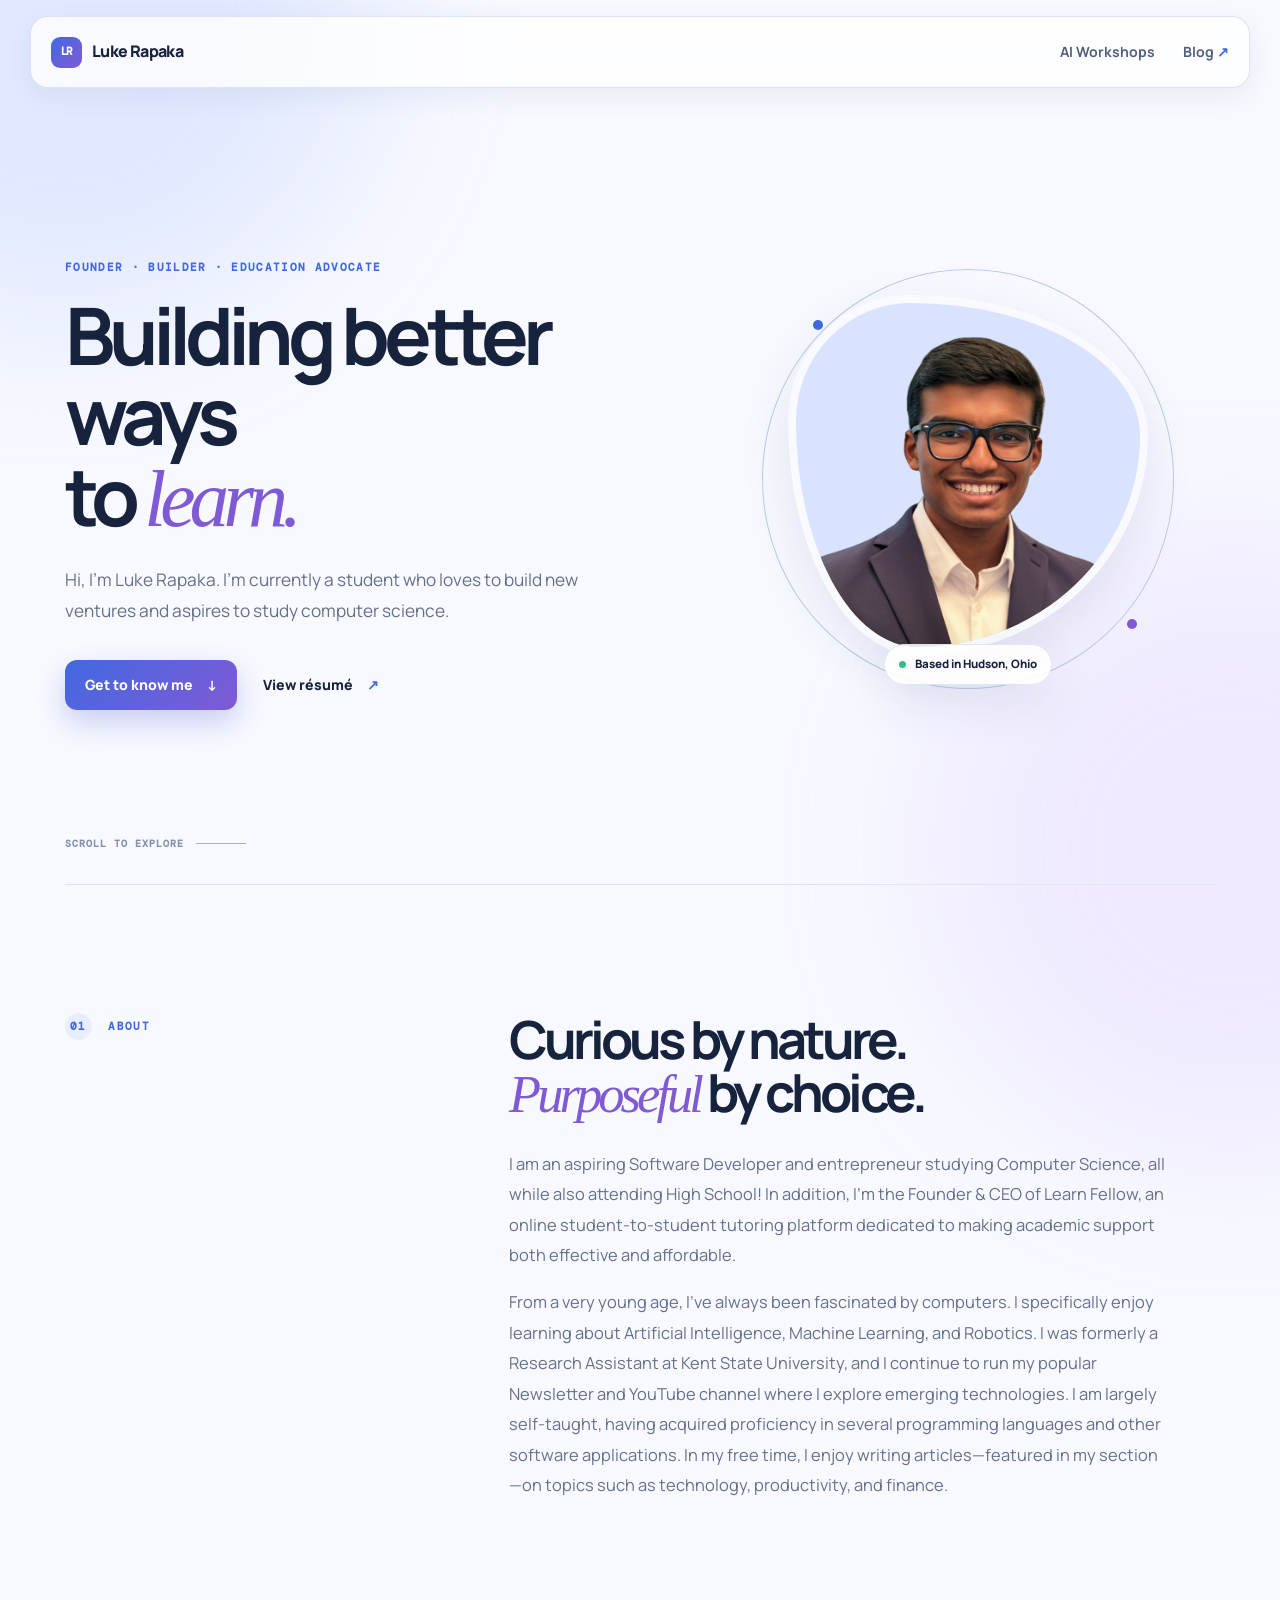
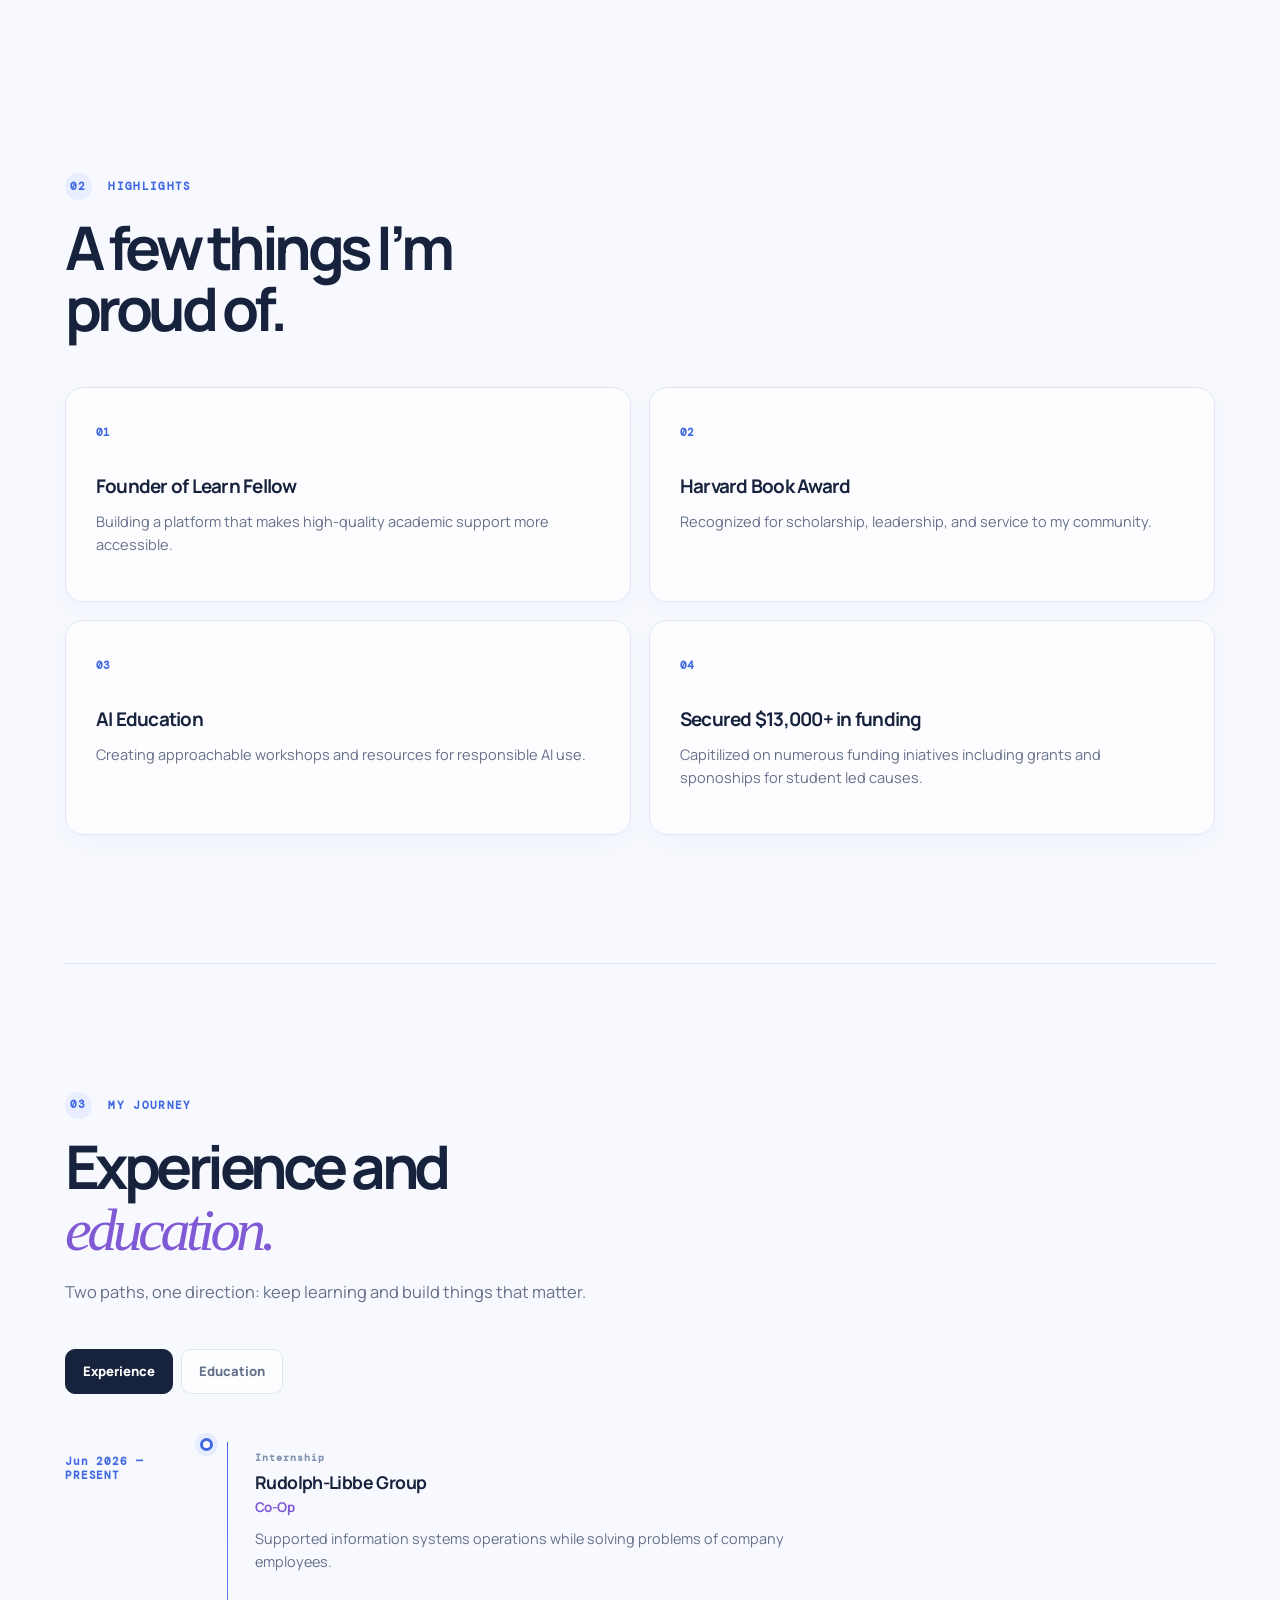
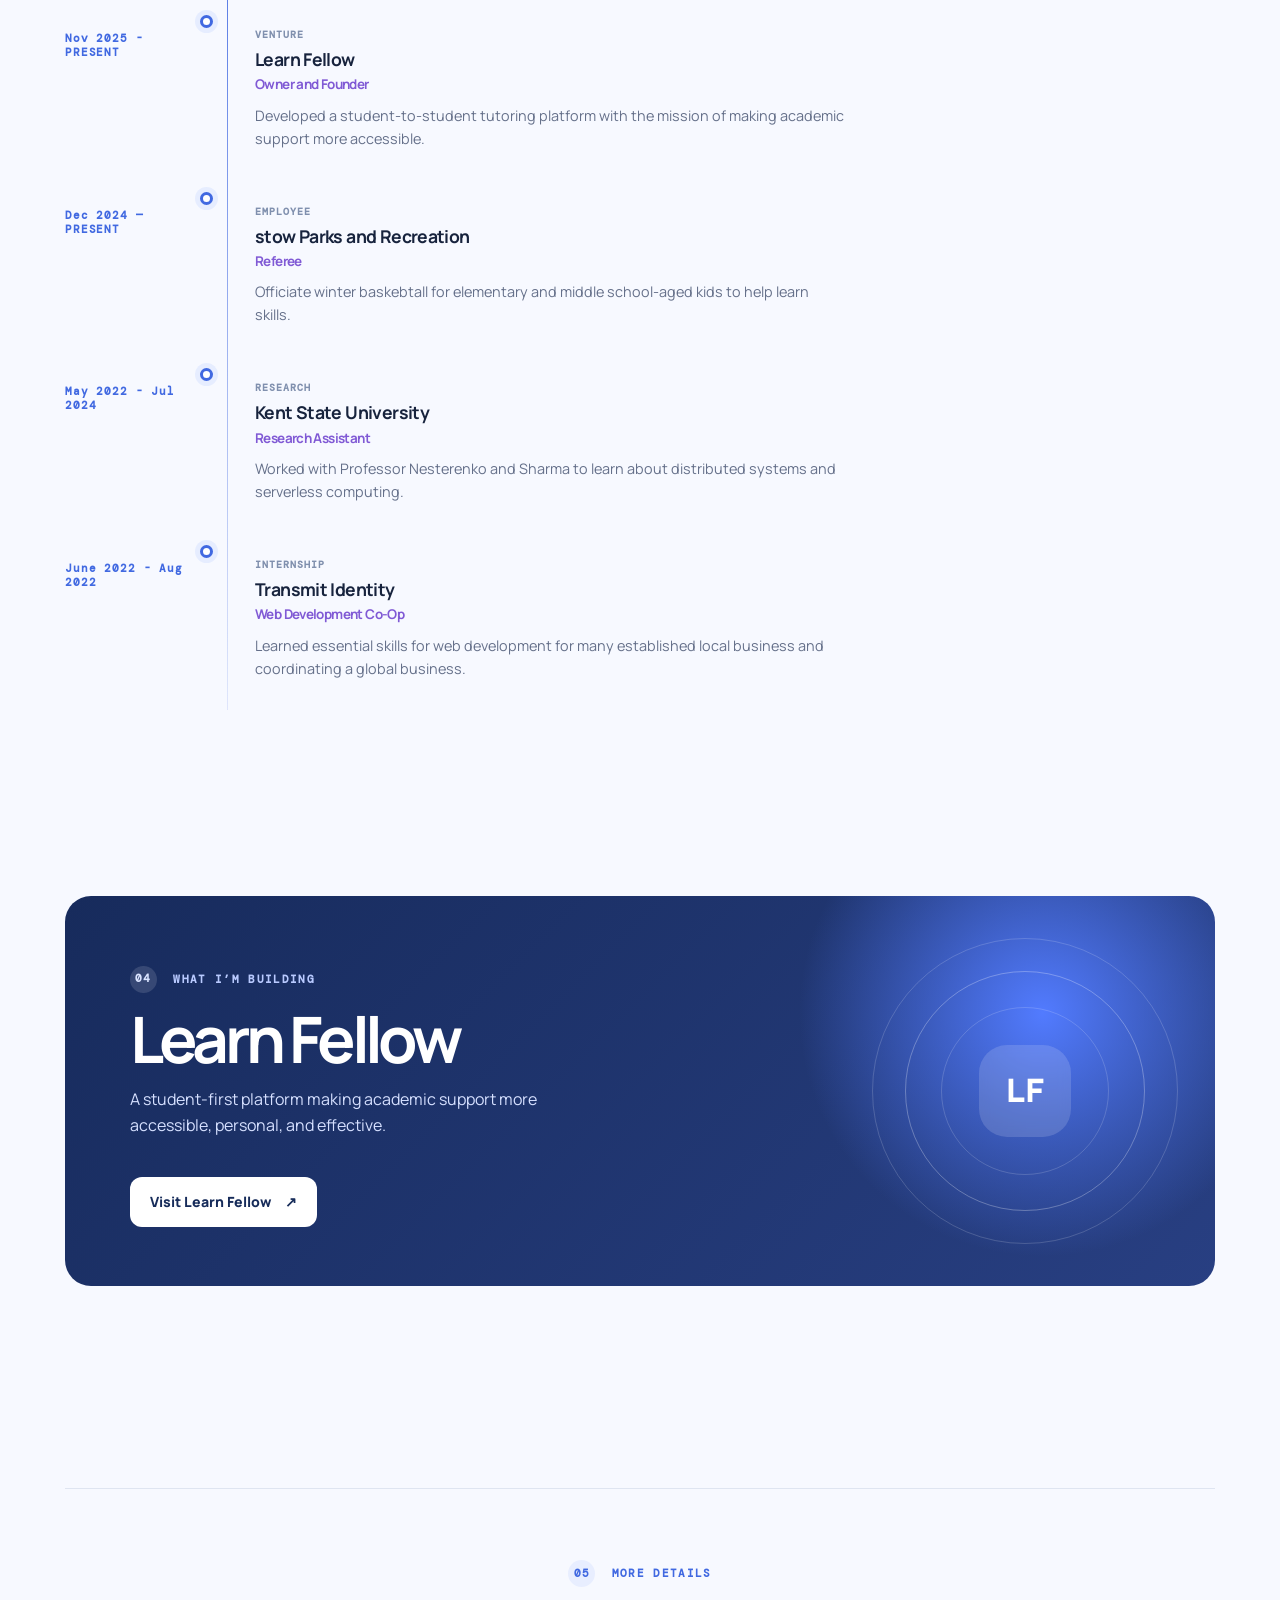
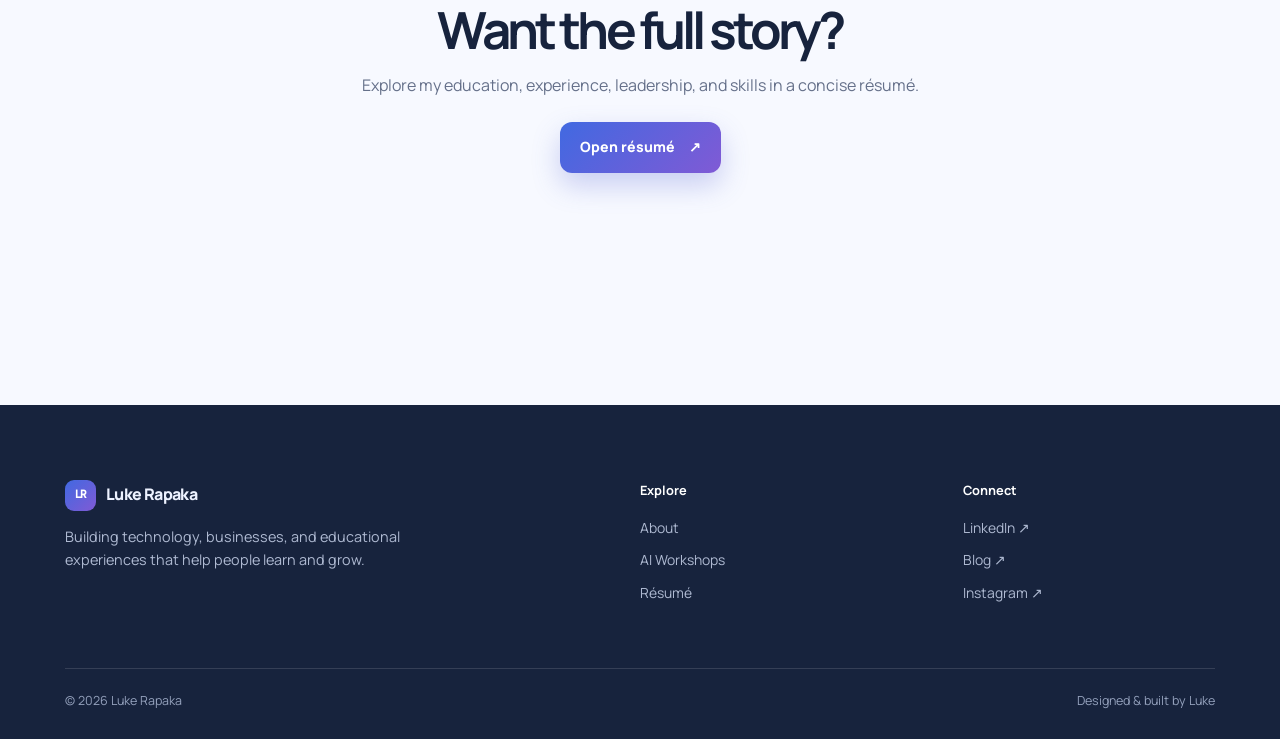
<file: index.html>
<!doctype html>
<html lang="en">

<head>
  <meta charset="utf-8">
  <meta name="viewport" content="width=device-width, initial-scale=1">
  <meta name="description" content="Luke Rapaka — founder, builder, and education advocate.">
  <title>Luke Rapaka</title>
  <link rel="preconnect" href="https://fonts.googleapis.com">
  <link rel="preconnect" href="https://fonts.gstatic.com" crossorigin>
  <link href="https://fonts.googleapis.com/css2?family=DM+Mono&family=Manrope:wght@400;500;600;700;800&display=swap"
    rel="stylesheet">
  <link rel="stylesheet" href="CSS/styles.css">
</head>

<body id="top">
  <div class="page-glow glow-one"></div>
  <div class="page-glow glow-two"></div>
  <header class="site-header">
    <a class="brand" href="#top" aria-label="Luke Rapaka home"><span class="brand-mark">LR</span><span>Luke
        Rapaka</span></a>
    <nav class="desktop-nav" aria-label="Primary navigation">
      <a href="Pages/workshops.html">AI Workshops</a><a href="https://lukearapaka.medium.com/" target="_blank"
        rel="noopener noreferrer">Blog <span>↗</span></a>
    </nav>
    <button class="menu-toggle" type="button" aria-label="Open menu"
      aria-expanded="false"><span></span><span></span><span></span></button>
  </header>
  <nav class="mobile-menu" aria-label="Mobile navigation">
    <a href="Pages/workshops.html">AI Workshops</a><a
      href="https://docs.google.com/document/d/1_I9xaDNZVw7Az8jzZZlAF80y8Lqp-6cFbc0DuPI4QdQ/edit?usp=sharing">Résumé</a><a
      href="https://lukearapaka.medium.com/" target="_blank" rel="noopener noreferrer">Blog ↗</a>
  </nav>

  <main>
    <section class="hero section-shell">
      <div class="hero-copy reveal">
        <p class="eyebrow">FOUNDER · BUILDER · EDUCATION ADVOCATE</p>
        <h1>Building better ways<br>to <em>learn.</em></h1>
        <p class="hero-intro">Hi, I’m Luke Rapaka. I'm currently a student who loves to build new ventures and aspires
          to study computer science.</p>
        <div class="button-row"><a class="button button-primary" href="#about">Get to know me <span>↓</span></a><a
            class="button button-text"
            href="https://docs.google.com/document/d/1_I9xaDNZVw7Az8jzZZlAF80y8Lqp-6cFbc0DuPI4QdQ/edit?usp=sharing">View résumé
            <span>↗</span></a></div>
      </div>
      <div class="profile-wrap reveal delay-1">
        <div class="profile-ring"></div><img src="profile.png" alt="Portrait placeholder for Luke Rapaka"
          class="profile-image">
        <div class="profile-note"><span class="status-dot"></span> Based in Hudson, Ohio</div>
      </div>
      <div class="hero-scroll" aria-hidden="true">SCROLL TO EXPLORE <span></span></div>
    </section>

    <section id="about" class="section section-shell split-section">
      <div class="section-kicker reveal"><span>01</span> ABOUT</div>
      <div class="section-body reveal delay-1">
        <h2>Curious by nature.<br><em>Purposeful</em> by choice.</h2>
        <p>I am an aspiring Software Developer and entrepreneur studying Computer Science, all while also attending High
          School! In addition, I'm the Founder & CEO of Learn Fellow, an online student-to-student tutoring platform
          dedicated to making academic support both effective and affordable. </p>
        <p>From a very young age, I’ve always been fascinated by computers. I specifically enjoy learning about
          Artificial Intelligence, Machine Learning, and Robotics. I was formerly a Research Assistant at Kent State
          University, and I continue to run my popular Newsletter and YouTube channel where I explore emerging
          technologies.

          I am largely self-taught, having acquired proficiency in several programming languages and other software
          applications. In my free time, I enjoy writing articles—featured in my section—on topics such as technology,
          productivity, and finance.</p>
      </div>
    </section>

    <section class="section section-shell accomplishments-section">
      <div class="section-heading reveal">
        <div class="section-kicker"><span>02</span> HIGHLIGHTS</div>
        <h2>A few things I’m<br>proud of.</h2>
      </div>
      <div class="accomplishment-grid">
        <article class="accomplishment-card reveal"><span class="card-number">01</span>
          <h3>Founder of Learn Fellow</h3>
          <p>Building a platform that makes high-quality academic support more accessible.</p>
        </article>
        <article class="accomplishment-card reveal delay-1"><span class="card-number">02</span>
          <h3>Harvard Book Award</h3>
          <p>Recognized for scholarship, leadership, and service to my community.</p>
        </article>
        <article class="accomplishment-card reveal delay-2"><span class="card-number">03</span>
          <h3>AI Education</h3>
          <p>Creating approachable workshops and resources for responsible AI use.</p>
        </article>
        <article class="accomplishment-card reveal delay-3"><span class="card-number">04</span>
          <h3>Secured $13,000+ in funding</h3>
          <p>Capitilized on numerous funding iniatives including grants and sponoships for student led causes.</p>
        </article>
      </div>
    </section>

    <section class="section section-shell journey-section">
      <div class="section-heading reveal">
        <div class="section-kicker"><span>03</span> MY JOURNEY</div>
        <h2>Experience and<br><em>education.</em></h2>
        <p>Two paths, one direction: keep learning and build things that matter.</p>
      </div>
      <div class="journey-tabs reveal" role="tablist"><button class="journey-tab active" data-timeline="experience"
          role="tab" aria-selected="true">Experience</button><button class="journey-tab" data-timeline="education"
          role="tab" aria-selected="false">Education</button></div>
      <div class="timeline-panel active" id="experience" role="tabpanel">
        <ol class="timeline">
          <li class="timeline-item reveal">
            <div class="timeline-dot"></div>
            <div class="timeline-date">Jun 2026 — PRESENT</div>
            <article>
              <p class="timeline-type">Internship</p>
              <h3>Rudolph-Libbe Group <span>Co-Op</span></h3>
              <p>Supported information systems operations while solving problems of company employees.
              </p>
            </article>
          </li>
          <li class="timeline-item reveal">
            <div class="timeline-dot"></div>
            <div class="timeline-date">Nov 2025 - PRESENT</div>
            <article>
              <p class="timeline-type">VENTURE</p>
              <h3>Learn Fellow <span>Owner and Founder</span></h3>
              <p>Developed a student-to-student tutoring platform with the mission of making academic support more
                accessible.</p>
            </article>
          </li>
          <li class="timeline-item reveal">
            <div class="timeline-dot"></div>
            <div class="timeline-date">Dec 2024 — PRESENT</div>
            <article>
              <p class="timeline-type">EMPLOYEE</p>
              <h3>stow Parks and Recreation <span>Referee</span></h3>
              <p>Officiate winter baskebtall for elementary and middle school-aged kids to help learn skills.
              </p>
            </article>
          </li>
          <li class="timeline-item reveal">
            <div class="timeline-dot"></div>
            <div class="timeline-date">May 2022 - Jul 2024</div>
            <article>
              <p class="timeline-type">RESEARCH</p>
              <h3>Kent State University <span>Research Assistant</span></h3>
              <p>Worked with Professor Nesterenko and Sharma to learn about distributed systems and serverless
                computing.</p>
            </article>
          </li>
          <li class="timeline-item reveal">
            <div class="timeline-dot"></div>
            <div class="timeline-date">June 2022 - Aug 2022</div>
            <article>
              <p class="timeline-type">INTERNSHIP</p>
              <h3>Transmit Identity<span>Web Development Co-Op</span></h3>
              <p>Learned essential skills for web development for many established local business and coordinating a
                global business. </p>
            </article>
          </li>
        </ol>
      </div>
      <div class="timeline-panel" id="education" role="tabpanel">
        <ol class="timeline timeline-violet">
          <li class="timeline-item">
            <div class="timeline-dot"></div>
            <div class="timeline-date">Aug 2023 — May 2027</div>
            <article>
              <p class="timeline-type">HIGH SCHOOL</p>
              <h3>Cuyahoga Valley Christian Academy <span>Student</span></h3>
              <p>Focused on challenging coursework, leadership, service, and building for the real world.</p>
            </article>
          </li>
          <li class="timeline-item">
            <div class="timeline-dot"></div>
            <div class="timeline-date">Jun 2025</div>
            <article>
              <p class="timeline-type">SUMMER PROGRAM</p>
              <h3>Wharton Global Youth <span>Participant</span></h3>
              <p>Explored business, entrepreneurship, and the habits behind thoughtful decision-making.</p>
            </article>
          </li>
          <li class="timeline-item">
            <div class="timeline-dot"></div>
            <div class="timeline-date">Jun 2021 — PRESENT</div>
            <article>
              <p class="timeline-type">DUAL ENROLLMENT</p>
              <h3>Kent State University <span>College Coursework</span></h3>
              <p>Extended my learning through university-level courses in computer science and other areas.</p>
            </article>
          </li>
        </ol>
      </div>
    </section>

    <section class="section section-shell learn-section">
      <div class="learn-card reveal">
        <div>
          <p class="section-kicker"><span>04</span> WHAT I’M BUILDING</p>
          <h2>Learn Fellow</h2>
          <p>A student-first platform making academic support more accessible, personal, and effective.</p><a
            class="button button-light" href="https://learnfellow.com" target="_blank" rel="noopener noreferrer">Visit
            Learn Fellow <span>↗</span></a>
        </div>
        <div class="learn-orbit" aria-hidden="true"><span>LF</span></div>
      </div>
    </section>

    <section class="section section-shell resume-section">
      <div class="resume-cta reveal">
        <p class="section-kicker"><span>05</span> MORE DETAILS</p>
        <h2>Want the full story?</h2>
        <p>Explore my education, experience, leadership, and skills in a concise résumé.</p><a
          class="button button-primary"
          href="https://docs.google.com/document/d/1_I9xaDNZVw7Az8jzZZlAF80y8Lqp-6cFbc0DuPI4QdQ/edit?usp=sharing">Open résumé
          <span>↗</span></a>
      </div>
    </section>
  </main>

  <footer class="site-footer">
    <div class="footer-top">
      <div class="footer-brand"><a class="brand" href="#top"><span class="brand-mark">LR</span><span>Luke
            Rapaka</span></a>
        <p>Building technology, businesses, and educational experiences that help people learn and grow.</p>
      </div>
      <div class="footer-links">
        <h3>Explore</h3><a href="#about">About</a><a href="Pages/workshops.html">AI Workshops</a><a
          href="https://docs.google.com/document/d/1_I9xaDNZVw7Az8jzZZlAF80y8Lqp-6cFbc0DuPI4QdQ/edit?usp=sharing">Résumé</a>
      </div>
      <div class="footer-links">
        <h3>Connect</h3><a href="https://www.linkedin.com/" target="_blank" rel="noopener noreferrer">LinkedIn ↗</a><a
          href="https://lukearapaka.medium.com/" target="_blank" rel="noopener noreferrer">Blog ↗</a><a
          href="https://www.instagram.com/" target="_blank" rel="noopener noreferrer">Instagram ↗</a>
      </div>
    </div>
    <div class="footer-bottom"><span>© <span id="year"></span> Luke Rapaka</span><span>Designed &amp; built by
        Luke</span></div>
  </footer>
  <script src="script.js"></script>
</body>

</html>
</file>
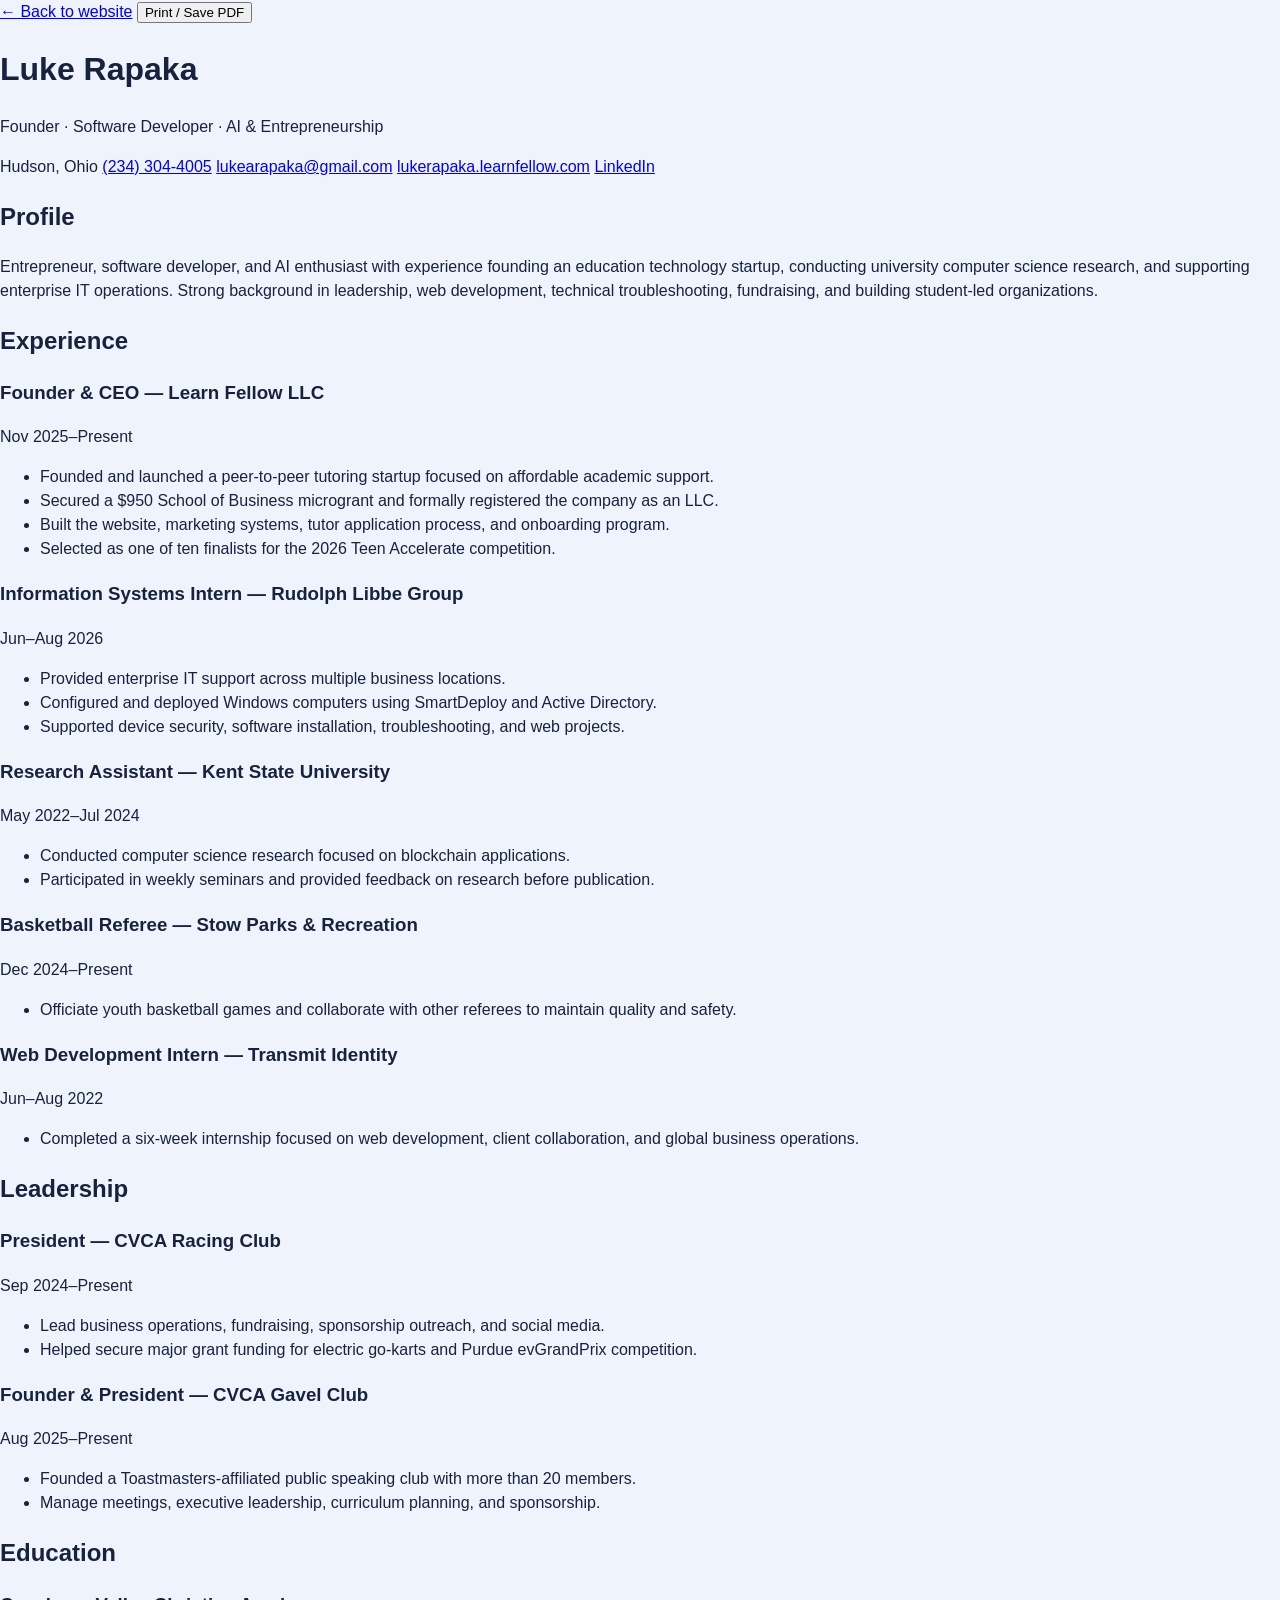
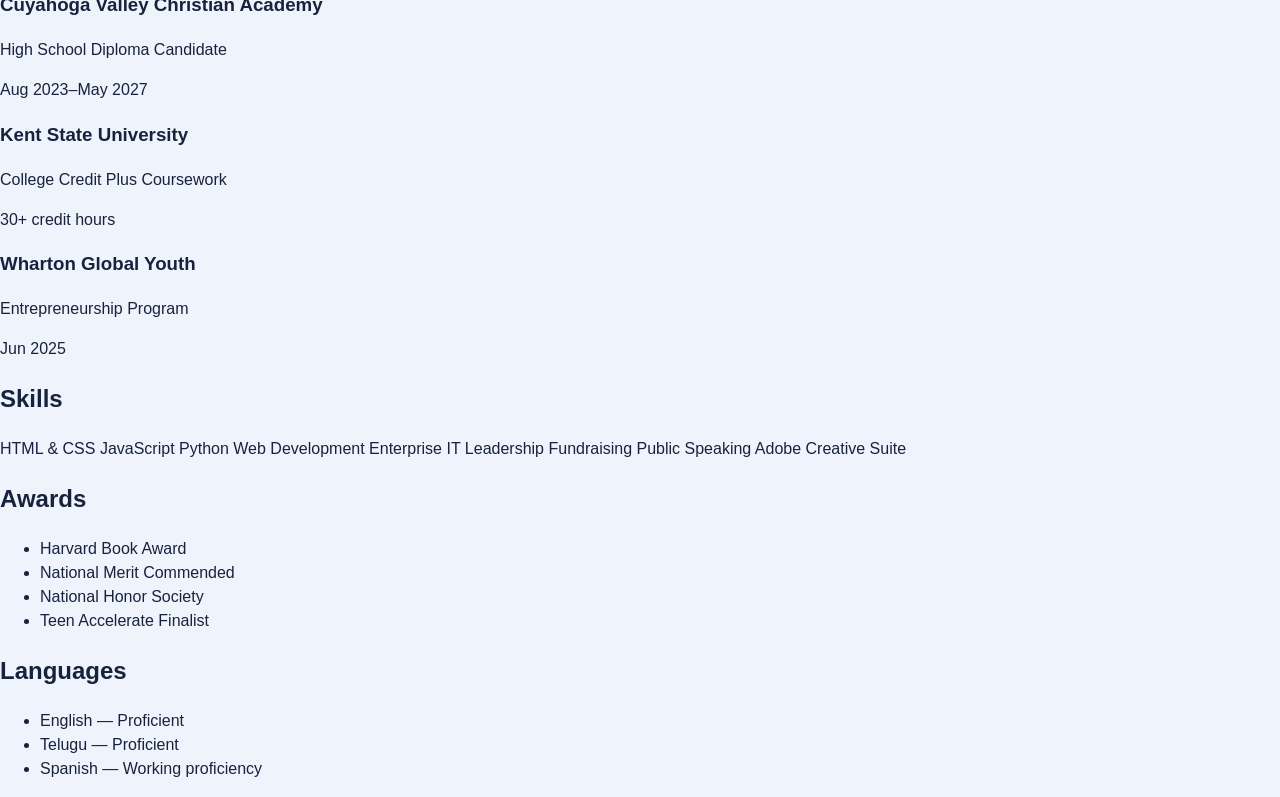
<file: resume.html>
<!DOCTYPE html>
<html lang="en">
<head>
  <meta charset="UTF-8" />
  <meta name="viewport" content="width=device-width, initial-scale=1.0" />
  <meta name="description" content="Résumé of Luke Rapaka." />
  <title>Résumé | Luke Rapaka</title>

  <link rel="preconnect" href="https://fonts.googleapis.com" />
  <link rel="preconnect" href="https://fonts.gstatic.com" crossorigin />
  <link href="https://fonts.googleapis.com/css2?family=DM+Sans:wght@400;500;600;700&family=Space+Grotesk:wght@500;600;700&display=swap" rel="stylesheet" />
  <link rel="stylesheet" href="../CSS/resume.css" />
</head>

<body>
  <div class="resume-toolbar">
    <a href="../index.html">← Back to website</a>
    <button type="button" onclick="window.print()">Print / Save PDF</button>
  </div>

  <main class="resume-page">
    <header class="resume-header">
      <div>
        <h1>Luke Rapaka</h1>
        <p class="resume-tag">Founder · Software Developer · AI &amp; Entrepreneurship</p>
        <div class="resume-gradient"></div>
      </div>

      <div class="resume-contact">
        <span>Hudson, Ohio</span>
        <a href="tel:+12343044005">(234) 304-4005</a>
        <a href="mailto:lukearapaka@gmail.com">lukearapaka@gmail.com</a>
        <a href="https://lukerapaka.learnfellow.com">lukerapaka.learnfellow.com</a>
        <a href="https://www.linkedin.com/in/lukerapaka/">LinkedIn</a>
      </div>
    </header>

    <section class="resume-summary">
      <h2>Profile</h2>
      <p>
        Entrepreneur, software developer, and AI enthusiast with experience founding an education technology startup,
        conducting university computer science research, and supporting enterprise IT operations. Strong background in
        leadership, web development, technical troubleshooting, fundraising, and building student-led organizations.
      </p>
    </section>

    <div class="resume-layout">
      <div class="resume-main">
        <section>
          <h2>Experience</h2>

          <article class="resume-entry">
            <div class="entry-heading">
              <h3>Founder &amp; CEO — Learn Fellow LLC</h3>
              <span>Nov 2025–Present</span>
            </div>
            <ul>
              <li>Founded and launched a peer-to-peer tutoring startup focused on affordable academic support.</li>
              <li>Secured a $950 School of Business microgrant and formally registered the company as an LLC.</li>
              <li>Built the website, marketing systems, tutor application process, and onboarding program.</li>
              <li>Selected as one of ten finalists for the 2026 Teen Accelerate competition.</li>
            </ul>
          </article>

          <article class="resume-entry">
            <div class="entry-heading">
              <h3>Information Systems Intern — Rudolph Libbe Group</h3>
              <span>Jun–Aug 2026</span>
            </div>
            <ul>
              <li>Provided enterprise IT support across multiple business locations.</li>
              <li>Configured and deployed Windows computers using SmartDeploy and Active Directory.</li>
              <li>Supported device security, software installation, troubleshooting, and web projects.</li>
            </ul>
          </article>

          <article class="resume-entry">
            <div class="entry-heading">
              <h3>Research Assistant — Kent State University</h3>
              <span>May 2022–Jul 2024</span>
            </div>
            <ul>
              <li>Conducted computer science research focused on blockchain applications.</li>
              <li>Participated in weekly seminars and provided feedback on research before publication.</li>
            </ul>
          </article>

          <article class="resume-entry">
            <div class="entry-heading">
              <h3>Basketball Referee — Stow Parks &amp; Recreation</h3>
              <span>Dec 2024–Present</span>
            </div>
            <ul>
              <li>Officiate youth basketball games and collaborate with other referees to maintain quality and safety.</li>
            </ul>
          </article>

          <article class="resume-entry">
            <div class="entry-heading">
              <h3>Web Development Intern — Transmit Identity</h3>
              <span>Jun–Aug 2022</span>
            </div>
            <ul>
              <li>Completed a six-week internship focused on web development, client collaboration, and global business operations.</li>
            </ul>
          </article>
        </section>

        <section>
          <h2>Leadership</h2>

          <article class="resume-entry">
            <div class="entry-heading">
              <h3>President — CVCA Racing Club</h3>
              <span>Sep 2024–Present</span>
            </div>
            <ul>
              <li>Lead business operations, fundraising, sponsorship outreach, and social media.</li>
              <li>Helped secure major grant funding for electric go-karts and Purdue evGrandPrix competition.</li>
            </ul>
          </article>

          <article class="resume-entry">
            <div class="entry-heading">
              <h3>Founder &amp; President — CVCA Gavel Club</h3>
              <span>Aug 2025–Present</span>
            </div>
            <ul>
              <li>Founded a Toastmasters-affiliated public speaking club with more than 20 members.</li>
              <li>Manage meetings, executive leadership, curriculum planning, and sponsorship.</li>
            </ul>
          </article>
        </section>
      </div>

      <aside class="resume-sidebar">
        <section>
          <h2>Education</h2>

          <article class="side-entry">
            <h3>Cuyahoga Valley Christian Academy</h3>
            <p>High School Diploma Candidate</p>
            <span>Aug 2023–May 2027</span>
          </article>

          <article class="side-entry">
            <h3>Kent State University</h3>
            <p>College Credit Plus Coursework</p>
            <span>30+ credit hours</span>
          </article>

          <article class="side-entry">
            <h3>Wharton Global Youth</h3>
            <p>Entrepreneurship Program</p>
            <span>Jun 2025</span>
          </article>
        </section>

        <section>
          <h2>Skills</h2>
          <div class="skill-list">
            <span>HTML &amp; CSS</span>
            <span>JavaScript</span>
            <span>Python</span>
            <span>Web Development</span>
            <span>Enterprise IT</span>
            <span>Leadership</span>
            <span>Fundraising</span>
            <span>Public Speaking</span>
            <span>Adobe Creative Suite</span>
          </div>
        </section>

        <section>
          <h2>Awards</h2>
          <ul class="simple-list">
            <li>Harvard Book Award</li>
            <li>National Merit Commended</li>
            <li>National Honor Society</li>
            <li>Teen Accelerate Finalist</li>
          </ul>
        </section>

        <section>
          <h2>Languages</h2>
          <ul class="simple-list">
            <li>English — Proficient</li>
            <li>Telugu — Proficient</li>
            <li>Spanish — Working proficiency</li>
          </ul>
        </section>
      </aside>
    </div>
  </main>
</body>
</html>
</file>
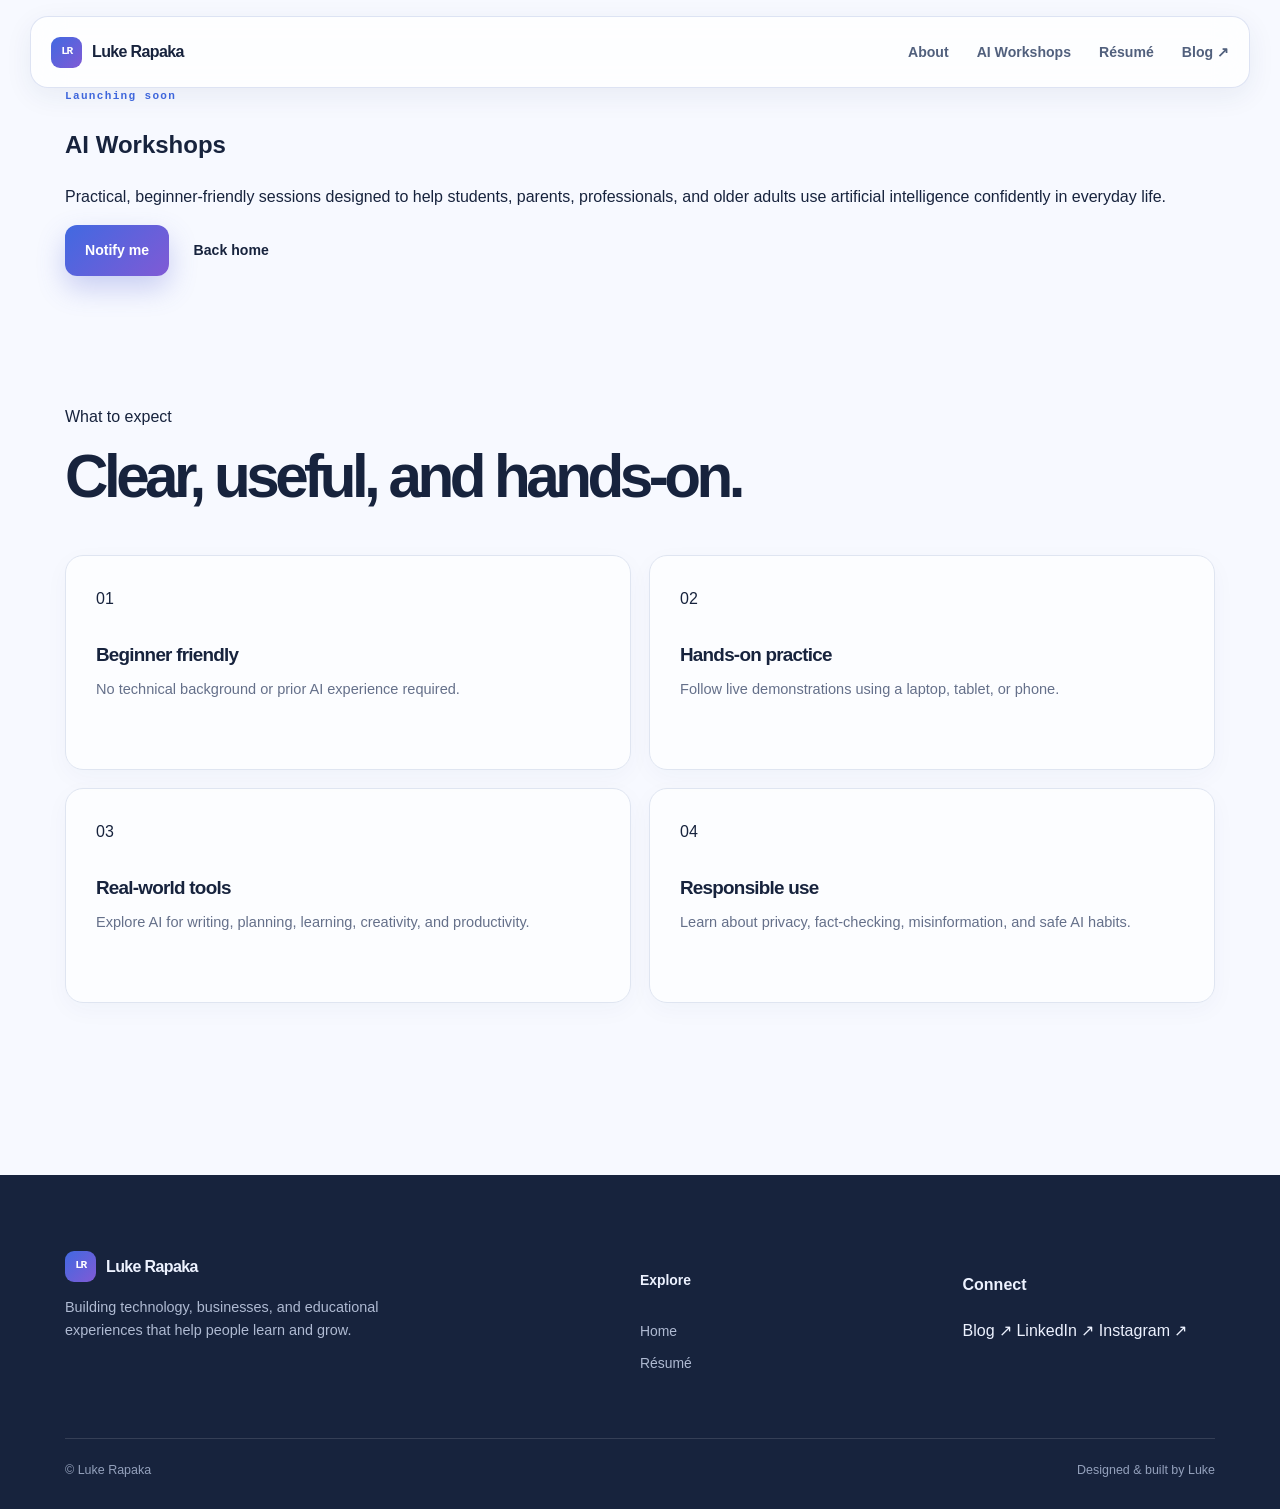
<file: workshops.html>
<!DOCTYPE html>
<html lang="en">
<head>
  <meta charset="UTF-8" />
  <meta name="viewport" content="width=device-width, initial-scale=1.0" />
  <meta name="description" content="AI Workshops by Luke Rapaka — coming soon." />
  <title>AI Workshops | Luke Rapaka</title>

  <link rel="preconnect" href="https://fonts.googleapis.com" />
  <link rel="preconnect" href="https://fonts.gstatic.com" crossorigin />
  <link href="https://fonts.googleapis.com/css2?family=DM+Sans:wght@400;500;600;700&family=Space+Grotesk:wght@500;600;700&display=swap" rel="stylesheet" />
  <link rel="stylesheet" href="../CSS/styles.css" />
</head>

<body>
  <div class="cursor-glow" aria-hidden="true"></div>

  <header class="site-header">
    <a class="brand" href="../index.html">
      <span class="brand-mark">LR</span>
      <span class="brand-name">Luke Rapaka</span>
    </a>

    <nav class="desktop-nav">
      <a href="../index.html#about">About</a>
      <a href="workshops.html" aria-current="page">AI Workshops</a>
      <a href="resume.html">Résumé</a>
      <a href="https://lukearapaka.medium.com/" target="_blank" rel="noopener noreferrer">Blog ↗</a>
    </nav>

    <button class="menu-toggle" type="button" aria-label="Open menu" aria-expanded="false">
      <span></span><span></span><span></span>
    </button>
  </header>

  <nav class="mobile-menu" aria-label="Mobile navigation">
    <a href="../index.html">Home</a>
    <a href="../index.html#about">About</a>
    <a href="workshops.html">AI Workshops</a>
    <a href="resume.html">Résumé</a>
    <a href="https://lukearapaka.medium.com/" target="_blank" rel="noopener noreferrer">Blog ↗</a>
  </nav>

  <main>
    <section class="coming-soon-hero section-shell">
      <div class="hero-grid"></div>
      <div class="hero-orb orb-one"></div>
      <div class="hero-orb orb-two"></div>

      <div class="coming-soon-card reveal">
        <div class="eyebrow">Launching soon</div>
        <h1>AI Workshops</h1>
        <p>
          Practical, beginner-friendly sessions designed to help students, parents,
          professionals, and older adults use artificial intelligence confidently
          in everyday life.
        </p>

        <div class="hero-actions">
          <a class="button button-primary" href="mailto:lukearapaka@gmail.com?subject=AI%20Workshop%20Interest">Notify me</a>
          <a class="button button-secondary" href="../index.html">Back home</a>
        </div>
      </div>
    </section>

    <section class="section section-shell">
      <div class="section-heading narrow reveal">
        <span class="section-label">What to expect</span>
        <h2>Clear, useful, and hands-on.</h2>
      </div>

      <div class="accomplishment-grid">
        <article class="accomplishment-card reveal">
          <span class="card-index">01</span>
          <h3>Beginner friendly</h3>
          <p>No technical background or prior AI experience required.</p>
        </article>

        <article class="accomplishment-card reveal" data-delay="70">
          <span class="card-index">02</span>
          <h3>Hands-on practice</h3>
          <p>Follow live demonstrations using a laptop, tablet, or phone.</p>
        </article>

        <article class="accomplishment-card reveal" data-delay="140">
          <span class="card-index">03</span>
          <h3>Real-world tools</h3>
          <p>Explore AI for writing, planning, learning, creativity, and productivity.</p>
        </article>

        <article class="accomplishment-card reveal" data-delay="210">
          <span class="card-index">04</span>
          <h3>Responsible use</h3>
          <p>Learn about privacy, fact-checking, misinformation, and safe AI habits.</p>
        </article>
      </div>
    </section>
  </main>

  <footer class="site-footer">
    <div class="footer-top">
      <div class="footer-brand">
        <a class="brand" href="../index.html">
          <span class="brand-mark">LR</span>
          <span>Luke Rapaka</span>
        </a>
        <p>Building technology, businesses, and educational experiences that help people learn and grow.</p>
      </div>

      <div class="footer-links">
        <h4>Explore</h4>
        <a href="../index.html">Home</a>
        <a href="resume.html">Résumé</a>
      </div>

      <div class="footer-social">
        <h4>Connect</h4>
        <a href="https://lukearapaka.medium.com/" target="_blank" rel="noopener noreferrer">Blog ↗</a>
        <a href="https://www.linkedin.com/in/lukerapaka/" target="_blank" rel="noopener noreferrer">LinkedIn ↗</a>
        <a href="https://www.instagram.com/lukerapaka" target="_blank" rel="noopener noreferrer">Instagram ↗</a>
      </div>
    </div>

    <div class="footer-bottom">
      <span>© <span class="current-year"></span> Luke Rapaka</span>
      <span>Designed &amp; built by Luke</span>
    </div>
  </footer>

  <script src="../script.js"></script>
</body>
</html>
</file>
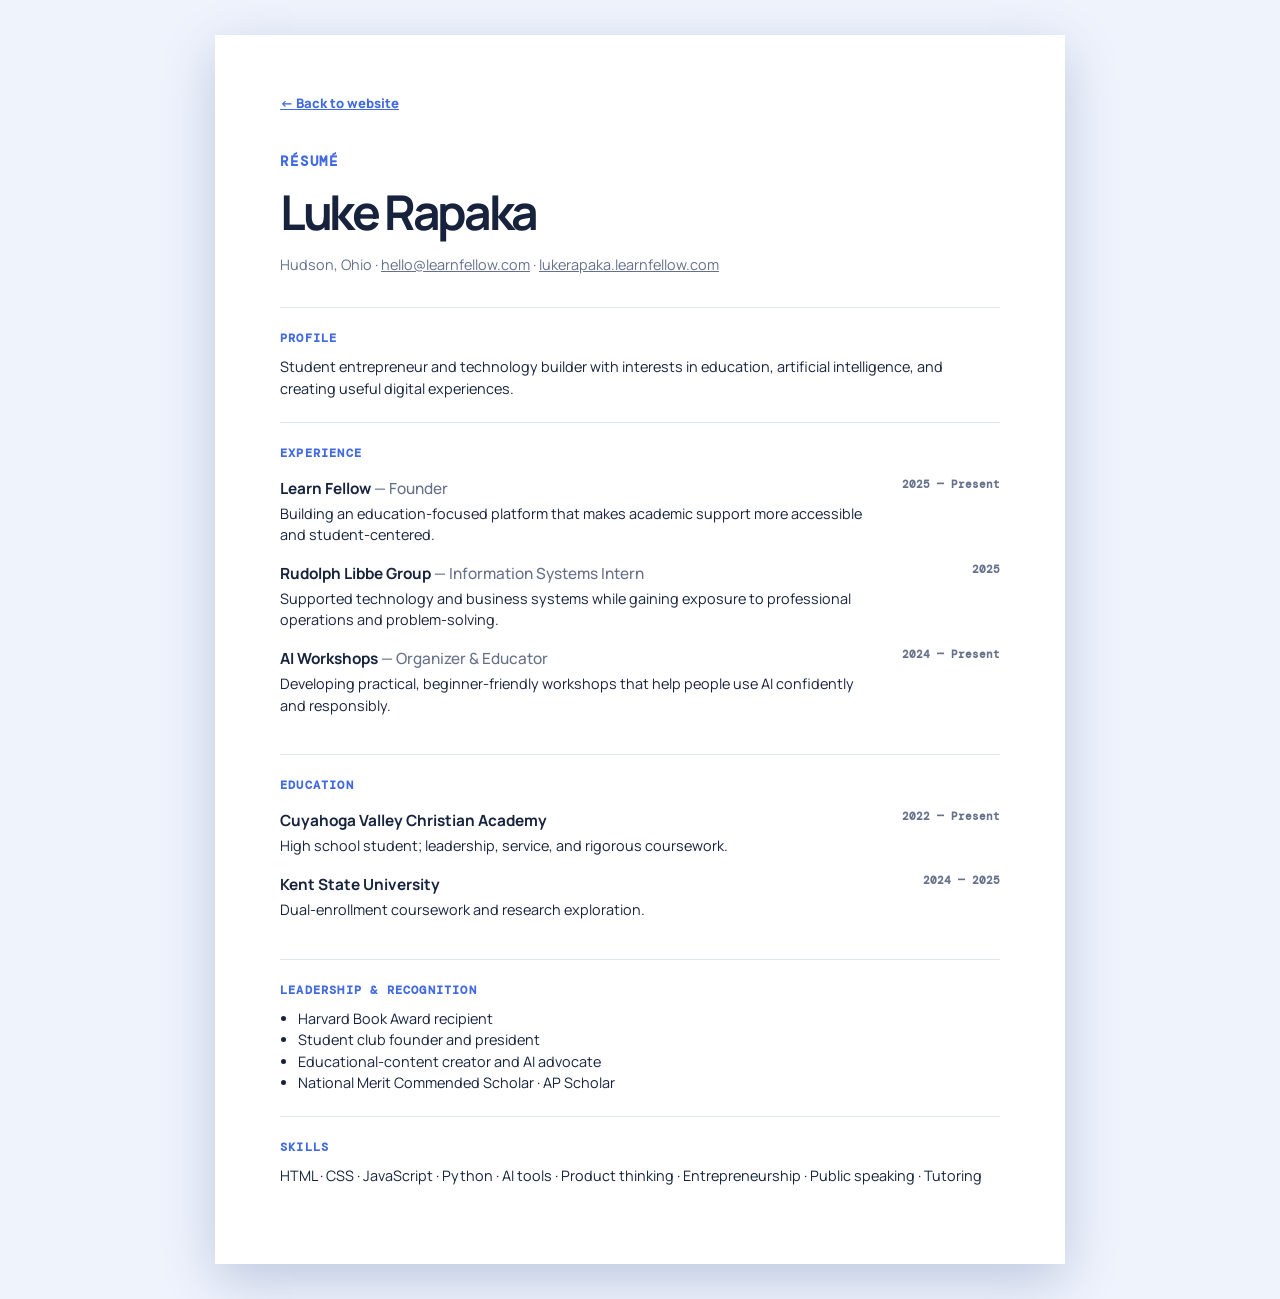
<file: Pages/resume.html>
<!doctype html><html lang="en"><head><meta charset="utf-8"><meta name="viewport" content="width=device-width,initial-scale=1"><title>Résumé | Luke Rapaka</title><link rel="preconnect" href="https://fonts.googleapis.com"><link rel="preconnect" href="https://fonts.gstatic.com" crossorigin><link href="https://fonts.googleapis.com/css2?family=DM+Mono&family=Manrope:wght@400;500;600;700;800&display=swap" rel="stylesheet"><link rel="stylesheet" href="../CSS/resume.css"></head><body><main class="resume"><a class="back" href="../index.html">← Back to website</a><header><p class="label">RÉSUMÉ</p><h1>Luke Rapaka</h1><p class="contact">Hudson, Ohio · <a href="mailto:hello@learnfellow.com">hello@learnfellow.com</a> · <a href="https://lukerapaka.learnfellow.com">lukerapaka.learnfellow.com</a></p></header><section><h2>Profile</h2><p>Student entrepreneur and technology builder with interests in education, artificial intelligence, and creating useful digital experiences.</p></section><section><h2>Experience</h2><article><div><h3>Learn Fellow <span>— Founder</span></h3><p>Building an education-focused platform that makes academic support more accessible and student-centered.</p></div><time>2025 — Present</time></article><article><div><h3>Rudolph Libbe Group <span>— Information Systems Intern</span></h3><p>Supported technology and business systems while gaining exposure to professional operations and problem-solving.</p></div><time>2025</time></article><article><div><h3>AI Workshops <span>— Organizer &amp; Educator</span></h3><p>Developing practical, beginner-friendly workshops that help people use AI confidently and responsibly.</p></div><time>2024 — Present</time></article></section><section><h2>Education</h2><article><div><h3>Cuyahoga Valley Christian Academy</h3><p>High school student; leadership, service, and rigorous coursework.</p></div><time>2022 — Present</time></article><article><div><h3>Kent State University</h3><p>Dual-enrollment coursework and research exploration.</p></div><time>2024 — 2025</time></article></section><section><h2>Leadership &amp; Recognition</h2><ul><li>Harvard Book Award recipient</li><li>Student club founder and president</li><li>Educational-content creator and AI advocate</li><li>National Merit Commended Scholar · AP Scholar</li></ul></section><section><h2>Skills</h2><p>HTML · CSS · JavaScript · Python · AI tools · Product thinking · Entrepreneurship · Public speaking · Tutoring</p></section></main></body></html>
</file>
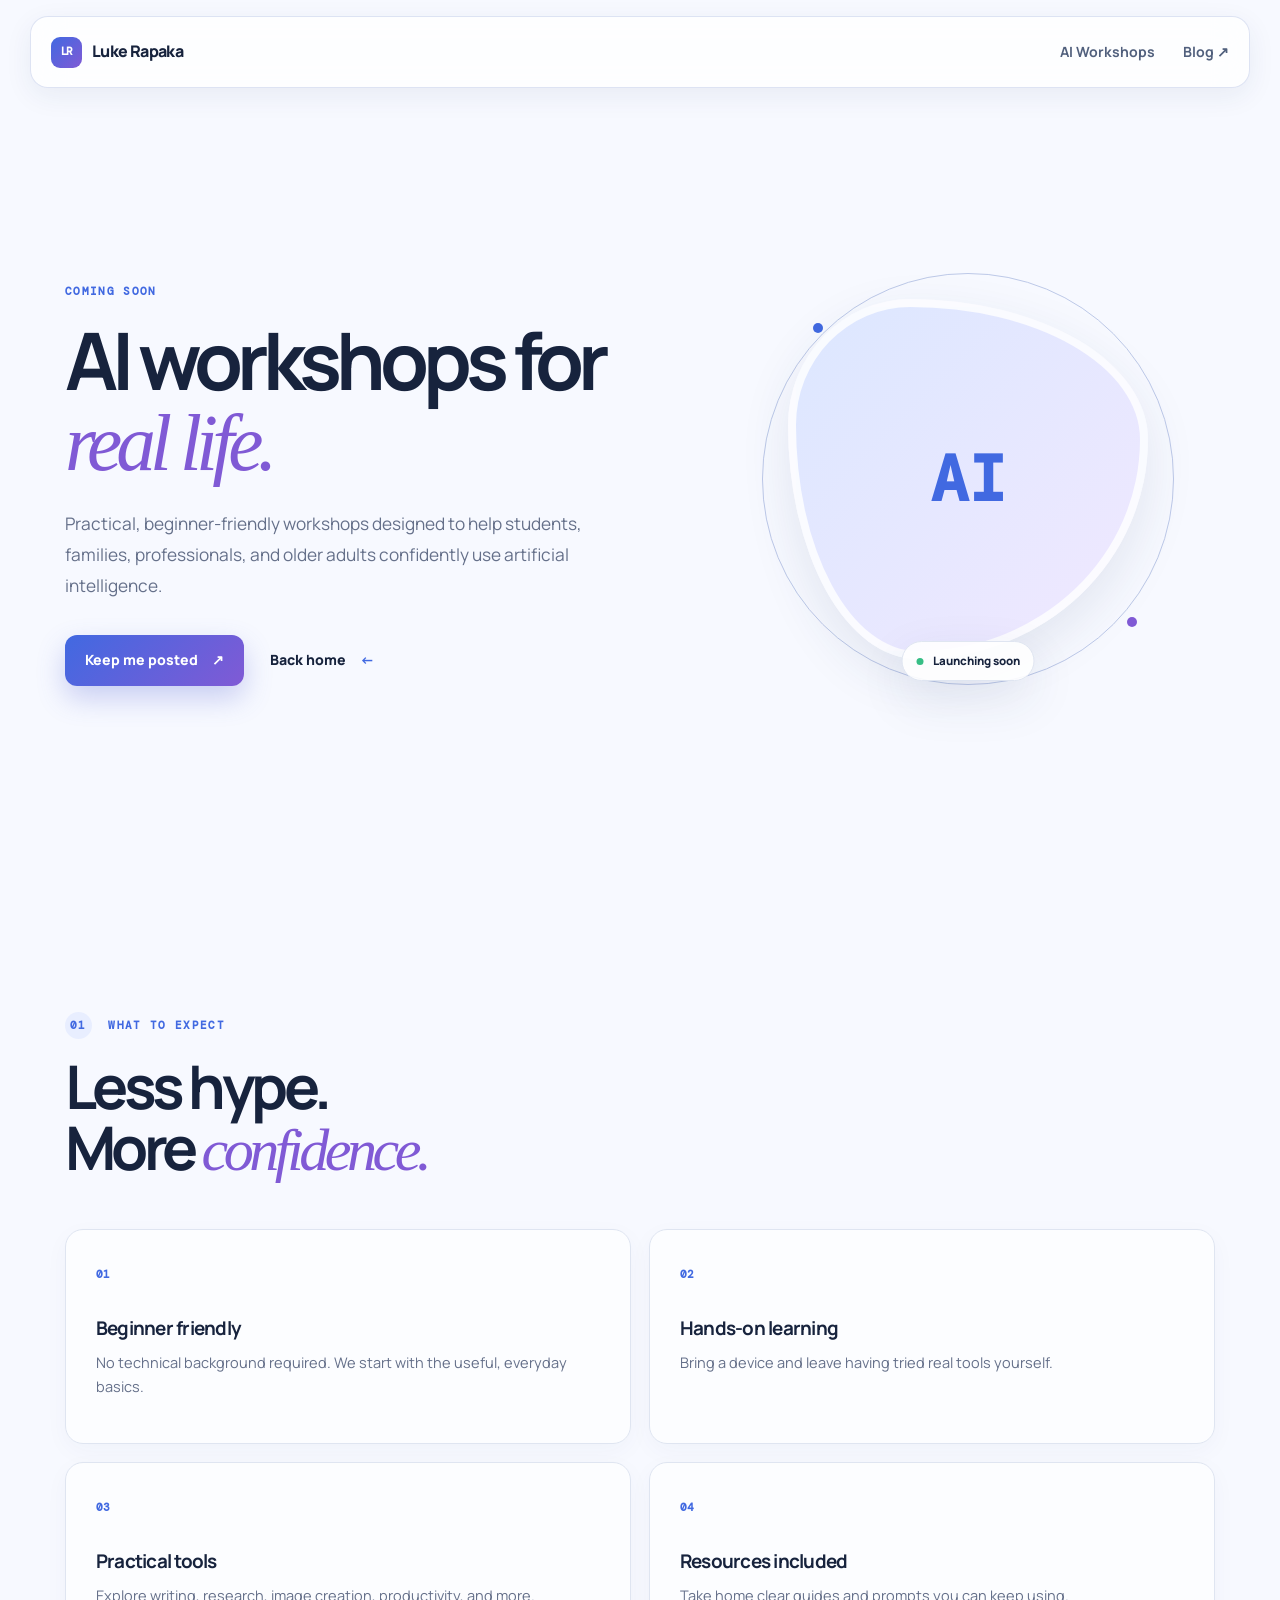
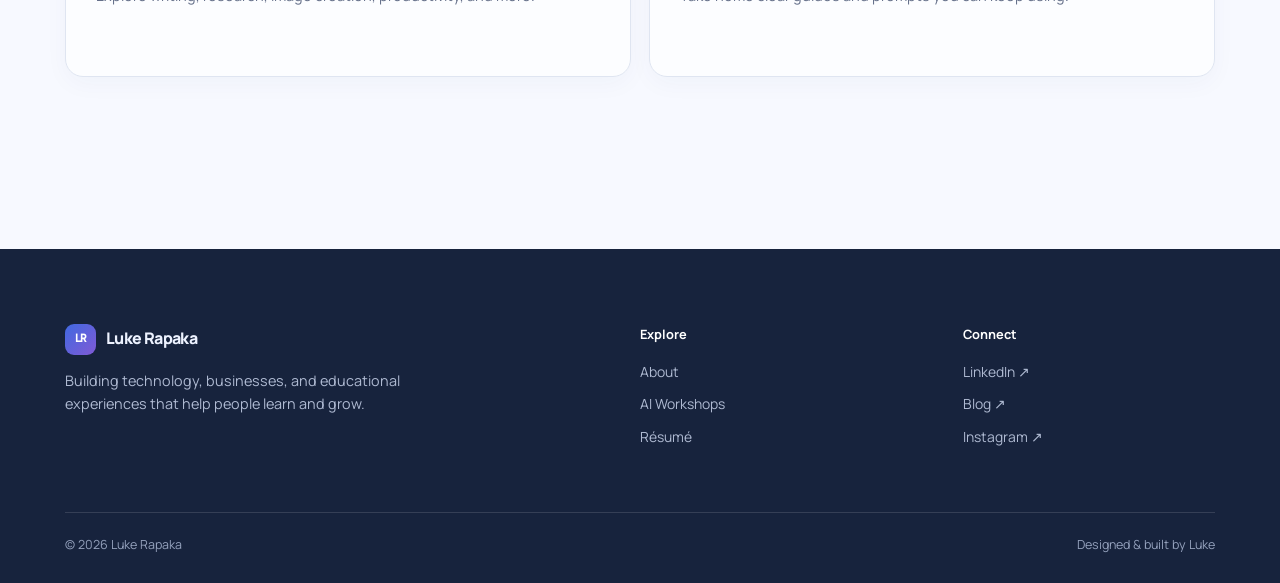
<file: Pages/workshops.html>
<!doctype html>
<html lang="en">

<head>
    <meta charset="utf-8">
    <meta name="viewport" content="width=device-width,initial-scale=1">
    <title>AI Workshops | Luke Rapaka</title>
    <link rel="preconnect" href="https://fonts.googleapis.com">
    <link rel="preconnect" href="https://fonts.gstatic.com" crossorigin>
    <link href="https://fonts.googleapis.com/css2?family=DM+Mono&family=Manrope:wght@400;500;600;700;800&display=swap"
        rel="stylesheet">
    <link rel="stylesheet" href="../CSS/styles.css">
</head>

<body>
    <header class="site-header"><a class="brand" href="../index.html"><span class="brand-mark">LR</span><span>Luke
                Rapaka</span></a>
        <nav class="desktop-nav"><a href="workshops.html">AI Workshops</a><a
                href="https://lukearapaka.medium.com/" target="_blank" rel="noopener noreferrer">Blog ↗</a></nav><button
            class="menu-toggle" type="button" aria-label="Open menu"
            aria-expanded="false"><span></span><span></span><span></span></button>
    </header>
    <nav class="mobile-menu"><a href="workshops.html">AI Workshops</a><a
            href="resume.html">Résumé</a><a href="https://lukearapaka.medium.com/" target="_blank"
            rel="noopener noreferrer">Blog ↗</a></nav>
    <main>
        <section class="hero section-shell">
            <div class="hero-copy reveal">
                <p class="eyebrow">COMING SOON</p>
                <h1>AI workshops for<br><em>real life.</em></h1>
                <p class="hero-intro">Practical, beginner-friendly workshops designed to help students, families,
                    professionals, and older adults confidently use artificial intelligence.</p>
                <div class="button-row"><a class="button button-primary"
                        href="mailto:hello@learnfellow.com?subject=AI%20Workshops">Keep me posted <span>↗</span></a><a
                        class="button button-text" href="../index.html">Back home <span>←</span></a></div>
            </div>
            <div class="profile-wrap reveal delay-1">
                <div class="profile-ring"></div>
                <div class="profile-image"
                    style="display:grid;place-items:center;font:700 4rem 'DM Mono';color:#4169e1;background:linear-gradient(135deg,#dce7ff,#f0e8ff)">
                    AI</div>
                <div class="profile-note"><span class="status-dot"></span> Launching soon</div>
            </div>
        </section>
        <section class="section section-shell">
            <div class="section-heading">
                <div class="section-kicker"><span>01</span> WHAT TO EXPECT</div>
                <h2>Less hype.<br>More <em>confidence.</em></h2>
            </div>
            <div class="accomplishment-grid">
                <article class="accomplishment-card"><span class="card-number">01</span>
                    <h3>Beginner friendly</h3>
                    <p>No technical background required. We start with the useful, everyday basics.</p>
                </article>
                <article class="accomplishment-card"><span class="card-number">02</span>
                    <h3>Hands-on learning</h3>
                    <p>Bring a device and leave having tried real tools yourself.</p>
                </article>
                <article class="accomplishment-card"><span class="card-number">03</span>
                    <h3>Practical tools</h3>
                    <p>Explore writing, research, image creation, productivity, and more.</p>
                </article>
                <article class="accomplishment-card"><span class="card-number">04</span>
                    <h3>Resources included</h3>
                    <p>Take home clear guides and prompts you can keep using.</p>
                </article>
            </div>
        </section>
    </main>
    <footer class="site-footer">
        <div class="footer-top">
            <div class="footer-brand"><a class="brand" href="../index.html"><span class="brand-mark">LR</span><span>Luke
                        Rapaka</span></a>
                <p>Building technology, businesses, and educational experiences that help people learn and grow.</p>
            </div>
            <div class="footer-links">
                <h3>Explore</h3><a href="../index.html#about">About</a><a href="workshops.html">AI Workshops</a><a
                    href="resume.html">Résumé</a>
            </div>
            <div class="footer-links">
                <h3>Connect</h3><a href="https://www.linkedin.com/" target="_blank" rel="noopener noreferrer">LinkedIn
                    ↗</a><a href="https://lukearapaka.medium.com/" target="_blank" rel="noopener noreferrer">Blog
                    ↗</a><a href="https://www.instagram.com/" target="_blank" rel="noopener noreferrer">Instagram ↗</a>
            </div>
        </div>
        <div class="footer-bottom"><span>© <span id="year"></span> Luke Rapaka</span><span>Designed &amp; built by
                Luke</span></div>
    </footer>
    <script src="../script.js"></script>
</body>

</html>
</file>
<file: CSS/styles.css>
:root{--ink:#17233d;--muted:#65708a;--paper:#f7f9ff;--white:#fff;--line:#dfe5f1;--blue:#4169e1;--violet:#805ad5;--navy:#172c5a;--shadow:0 18px 50px rgba(35,56,103,.1)}*{box-sizing:border-box}html{scroll-behavior:smooth}body{margin:0;color:var(--ink);background:var(--paper);font-family:Manrope,Arial,sans-serif;line-height:1.6;overflow-x:hidden}a{color:inherit;text-decoration:none}button{font:inherit}.page-glow{position:fixed;width:38rem;height:38rem;border-radius:50%;filter:blur(80px);opacity:.24;z-index:-1;pointer-events:none}.glow-one{background:#9db6ff;top:-18rem;left:-15rem}.glow-two{background:#d9bdff;right:-16rem;top:34rem}.section-shell{width:min(1150px,calc(100% - 64px));margin-inline:auto}.site-header{position:sticky;top:16px;z-index:20;width:min(1220px,calc(100% - 32px));height:72px;margin:16px auto 0;padding:0 20px;display:flex;align-items:center;justify-content:space-between;background:rgba(255,255,255,.78);backdrop-filter:blur(16px);border:1px solid rgba(215,223,241,.85);border-radius:18px;box-shadow:0 8px 28px rgba(35,56,103,.07)}.brand{display:inline-flex;gap:10px;align-items:center;font-weight:800;letter-spacing:-.04em}.brand-mark{display:grid;place-items:center;width:31px;height:31px;color:white;background:linear-gradient(135deg,var(--blue),var(--violet));border-radius:9px;font-family:"DM Mono",monospace;font-size:.7rem;letter-spacing:-.12em}.desktop-nav{display:flex;gap:28px;align-items:center;font-size:.88rem;font-weight:700}.desktop-nav a{color:#51607d}.desktop-nav a:hover,.footer-links a:hover{color:var(--blue)}.desktop-nav span{color:var(--blue)}.menu-toggle,.mobile-menu{display:none}.hero{position:relative;min-height:calc(100vh - 104px);display:grid;grid-template-columns:1.1fr .9fr;align-items:center;gap:54px;padding:82px 0 96px}.eyebrow,.section-kicker{font-family:"DM Mono",monospace;font-size:.69rem;letter-spacing:.12em;color:var(--blue);font-weight:700}.hero h1,.section h2{font-size:clamp(3rem,6.2vw,5.85rem);line-height:1.01;letter-spacing:-.075em;margin:19px 0 25px}.hero h1 em,.section h2 em{font-family:Georgia,serif;font-weight:400;color:var(--violet)}.hero-intro{max-width:540px;font-size:1.08rem;color:var(--muted);line-height:1.8}.button-row{display:flex;align-items:center;gap:26px;margin-top:34px}.button{display:inline-flex;align-items:center;justify-content:center;gap:14px;padding:14px 20px;border-radius:12px;font-size:.88rem;font-weight:800;transition:transform .2s,box-shadow .2s}.button:hover{transform:translateY(-3px)}.button-primary{color:white;background:linear-gradient(135deg,var(--blue),var(--violet));box-shadow:0 12px 28px rgba(78,94,208,.28)}.button-text{padding:0;color:var(--ink)}.button-text span{color:var(--blue)}.profile-wrap{position:relative;justify-self:center;width:min(360px,100%);aspect-ratio:1}.profile-image{position:relative;z-index:2;width:100%;height:100%;border-radius:34% 66% 64% 36% / 35% 39% 61% 65%;object-fit:cover;background:#d9e3ff;box-shadow:var(--shadow);border:8px solid rgba(255,255,255,.82)}.profile-ring{position:absolute;inset:-26px;border:1px solid #bdc9e8;border-radius:50%;animation:spin 18s linear infinite}.profile-ring:before,.profile-ring:after{content:"";position:absolute;width:10px;height:10px;border-radius:50%;background:var(--blue)}.profile-ring:before{top:12%;left:12%}.profile-ring:after{right:9%;bottom:14%;background:var(--violet)}.profile-note{position:absolute;z-index:3;bottom:-22px;left:50%;transform:translateX(-50%);white-space:nowrap;padding:10px 14px;background:rgba(255,255,255,.89);border:1px solid var(--line);border-radius:99px;box-shadow:var(--shadow);font-size:.72rem;font-weight:800}.status-dot{width:7px;height:7px;border-radius:50%;display:inline-block;margin-right:7px;background:#36be85}.hero-scroll{position:absolute;bottom:34px;left:0;display:flex;gap:12px;align-items:center;font:700 .61rem "DM Mono",monospace;letter-spacing:.1em;color:#8490a9}.hero-scroll span{width:50px;height:1px;background:#a7b2c9}.section{padding:128px 0}.split-section{display:grid;grid-template-columns:.7fr 1.3fr;gap:64px;border-top:1px solid var(--line)}.section-kicker span{display:inline-grid;place-items:center;width:27px;height:27px;margin-right:8px;border-radius:50%;color:var(--blue);background:#e8eeff}.section-body h2{font-size:clamp(2.45rem,4.1vw,4.4rem);margin:0 0 28px}.section-body p,.section-heading>p{max-width:660px;font-size:1.03rem;color:var(--muted);line-height:1.85}.section-heading h2{font-size:clamp(2.55rem,4.7vw,4.8rem);margin:17px 0 15px}.accomplishment-grid{display:grid;grid-template-columns:repeat(2,1fr);gap:18px;margin-top:48px}.accomplishment-card{min-height:215px;padding:30px;background:rgba(255,255,255,.7);border:1px solid var(--line);border-radius:18px;box-shadow:0 7px 25px rgba(35,56,103,.035);transition:transform .25s,box-shadow .25s}.accomplishment-card:hover{transform:translateY(-5px);box-shadow:var(--shadow)}.card-number{font:700 .68rem "DM Mono",monospace;color:var(--blue)}.accomplishment-card h3{margin:28px 0 8px;font-size:1.18rem;letter-spacing:-.04em}.accomplishment-card p{margin:0;color:var(--muted);font-size:.91rem}.journey-section{border-top:1px solid var(--line)}.journey-tabs{display:flex;gap:8px;margin:42px 0 40px}.journey-tab{border:1px solid var(--line);background:rgba(255,255,255,.6);padding:11px 17px;border-radius:10px;color:var(--muted);font-weight:800;font-size:.82rem;cursor:pointer}.journey-tab.active{background:var(--ink);color:#fff;border-color:var(--ink)}.timeline-panel{display:none}.timeline-panel.active{display:block}.timeline{list-style:none;position:relative;margin:0;padding:0;max-width:900px}.timeline:before{content:"";position:absolute;top:8px;bottom:8px;left:162px;width:1px;background:linear-gradient(var(--blue),rgba(65,105,225,.13))}.timeline-item{position:relative;display:grid;grid-template-columns:135px 28px 1fr;gap:0;padding:0 0 38px}.timeline-date{padding-top:3px;font:700 .67rem "DM Mono",monospace;color:var(--blue);letter-spacing:.08em}.timeline-dot{position:relative;z-index:1;width:13px;height:13px;margin-top:4px;background:white;border:3px solid var(--blue);border-radius:50%;box-shadow:0 0 0 5px #e6edff}.timeline-item article{padding-left:27px}.timeline-type{margin:0;color:#8090ae;font:700 .65rem "DM Mono",monospace;letter-spacing:.1em}.timeline-item h3{margin:4px 0 8px;font-size:1.1rem;letter-spacing:-.035em}.timeline-item h3 span{display:block;margin-top:1px;font-size:.84rem;color:var(--violet);font-weight:700}.timeline-item article>p:last-child{max-width:590px;margin:0;color:var(--muted);font-size:.9rem}.timeline-violet:before{background:linear-gradient(var(--violet),rgba(128,90,213,.13))}.timeline-violet .timeline-date{color:var(--violet)}.timeline-violet .timeline-dot{border-color:var(--violet);box-shadow:0 0 0 5px #f0eaff}.learn-section{padding-top:50px}.learn-card{overflow:hidden;position:relative;min-height:390px;padding:58px 65px;display:flex;align-items:center;background:radial-gradient(circle at 85% 30%,#527bff 0%,transparent 24%),linear-gradient(135deg,#172b5c,#283f82);border-radius:26px;color:white}.learn-card>div:first-child{position:relative;z-index:2;max-width:560px}.learn-card .section-kicker{color:#b9caff}.learn-card .section-kicker span{background:rgba(255,255,255,.13);color:#dae4ff}.learn-card h2{font-size:clamp(3rem,5vw,5rem);margin:14px 0}.learn-card p:not(.section-kicker){max-width:470px;color:#d6e0ff}.button-light{margin-top:22px;background:white;color:var(--navy)}.learn-orbit{position:absolute;right:70px;width:240px;height:240px;border:1px solid rgba(255,255,255,.28);border-radius:50%;display:grid;place-items:center}.learn-orbit:before,.learn-orbit:after{content:"";position:absolute;border:1px solid rgba(255,255,255,.17);border-radius:50%}.learn-orbit:before{inset:-34px}.learn-orbit:after{inset:35px}.learn-orbit span{display:grid;place-items:center;width:92px;height:92px;border-radius:28px;background:rgba(255,255,255,.15);font:700 2rem "DM Mono",monospace;backdrop-filter:blur(6px)}.resume-section{padding-top:74px}.resume-cta{padding:60px 0;border-top:1px solid var(--line);text-align:center}.resume-cta h2{font-size:clamp(2.4rem,4vw,4.3rem);margin:17px 0}.resume-cta>p:not(.section-kicker){margin:0 auto 24px;color:var(--muted)}.site-footer{margin-top:44px;padding:75px 0 28px;background:#17233d;color:#edf2ff}.footer-top,.footer-bottom{width:min(1150px,calc(100% - 64px));margin-inline:auto}.footer-top{display:grid;grid-template-columns:2fr 1fr 1fr;gap:70px}.footer-brand p{max-width:390px;color:#afbad2;font-size:.9rem}.footer-links{display:flex;flex-direction:column;gap:10px;font-size:.87rem}.footer-links h3{margin:0 0 7px;font-size:.8rem;color:#fff}.footer-links a{color:#afbad2}.footer-bottom{display:flex;justify-content:space-between;margin-top:64px;padding-top:22px;border-top:1px solid rgba(255,255,255,.13);color:#94a1bc;font-size:.78rem}.reveal{opacity:0;transform:translateY(18px);transition:opacity .65s ease,transform .65s ease}.reveal.visible{opacity:1;transform:none}.delay-1{transition-delay:.12s}.delay-2{transition-delay:.22s}.delay-3{transition-delay:.32s}@keyframes spin{to{transform:rotate(360deg)}}
@media(max-width:760px){.section-shell{width:auto;margin-inline:24px}.site-header{position:sticky;top:10px;width:auto;height:62px;margin:10px 14px 0;padding:0 15px;border-radius:15px}.desktop-nav{display:none}.menu-toggle{display:flex;flex-direction:column;justify-content:center;gap:5px;width:40px;height:40px;padding:0;border:0;border-radius:10px;background:#edf1fb;cursor:pointer}.menu-toggle span{display:block;width:18px;height:2px;margin:0 auto;background:var(--ink);border-radius:99px;transition:.25s}.menu-toggle.active span:nth-child(1){transform:translateY(7px) rotate(45deg)}.menu-toggle.active span:nth-child(2){opacity:0}.menu-toggle.active span:nth-child(3){transform:translateY(-7px) rotate(-45deg)}.mobile-menu{position:fixed;z-index:19;top:82px;left:14px;right:14px;padding:10px;background:rgba(255,255,255,.96);border:1px solid var(--line);border-radius:16px;box-shadow:var(--shadow);backdrop-filter:blur(16px);transform:translateY(-12px);opacity:0;pointer-events:none;transition:.22s}.mobile-menu.open{opacity:1;transform:none;pointer-events:auto}.mobile-menu a{display:block;padding:13px 12px;font-size:.91rem;font-weight:800;border-radius:9px}.mobile-menu a:hover{background:#edf2ff}.hero{min-height:auto;grid-template-columns:1fr;gap:54px;padding:72px 0 108px}.hero-copy{order:2;text-align:left}.hero h1{font-size:clamp(3.1rem,15vw,4.5rem);margin-top:15px}.hero-intro{font-size:.98rem}.button-row{align-items:flex-start;flex-wrap:wrap;gap:20px;margin-top:27px}.profile-wrap{order:1;width:min(260px,76vw);justify-self:start;margin-left:8px}.profile-ring{inset:-20px}.profile-note{font-size:.64rem;bottom:-19px}.hero-scroll{display:none}.section{padding:82px 0}.split-section{display:block;padding-top:70px}.section-body h2{font-size:clamp(2.5rem,11vw,3.45rem);margin:28px 0 22px}.section-body p,.section-heading>p{font-size:.94rem}.section-heading h2{font-size:clamp(2.65rem,12vw,3.75rem)}.accomplishment-grid{grid-template-columns:1fr;margin-top:31px;gap:13px}.accomplishment-card{min-height:0;padding:23px}.accomplishment-card h3{margin-top:19px}.journey-tabs{margin:30px 0}.journey-tab{flex:1;padding:12px 10px}.timeline:before{left:6px;top:9px;bottom:9px}.timeline-item{grid-template-columns:25px 1fr;gap:0;padding-bottom:20px}.timeline-date{grid-column:2;padding:0 0 7px 16px;font-size:.62rem}.timeline-dot{grid-row:1 / span 2;grid-column:1;margin-top:2px;width:13px;height:13px}.timeline-item article{grid-column:2;padding:0 0 0 16px}.timeline-item article{padding-top:0;background:rgba(255,255,255,.72);border:1px solid var(--line);border-radius:15px;padding:16px}.timeline-item h3{margin:4px 0 5px;font-size:1rem}.timeline-item article>p:last-child{font-size:.84rem;line-height:1.65}.timeline-type{font-size:.6rem}.learn-section{padding-top:20px}.learn-card{min-height:430px;padding:38px 26px;align-items:flex-start;border-radius:21px}.learn-card h2{font-size:3.3rem}.learn-orbit{right:-47px;bottom:-18px;width:180px;height:180px;opacity:.75}.learn-orbit:before{inset:-24px}.learn-orbit span{width:70px;height:70px;font-size:1.4rem}.resume-section{padding-top:48px}.resume-cta{padding:48px 0}.site-footer{margin-top:26px;padding-top:58px}.footer-top,.footer-bottom{width:auto;margin-inline:24px}.footer-top{grid-template-columns:1fr;gap:34px}.footer-brand p{margin-bottom:0}.footer-bottom{display:block;margin-top:43px}.footer-bottom span{display:block;margin:5px 0}.reveal{transform:none;opacity:1}.delay-1,.delay-2,.delay-3{transition-delay:0}}
@media(max-width:390px){.section-shell,.footer-top,.footer-bottom{margin-inline:18px}.hero h1{font-size:3rem}.profile-wrap{width:230px}}

/* Desktop timeline alignment: date → dot/line → details. */
@media (min-width:761px){
  .timeline-date{grid-column:1}
  .timeline-dot{grid-column:2}
  .timeline-item article{grid-column:3}
}
</file>
<file: CSS/resume.css>
@page{margin:.55in}*{box-sizing:border-box}body{margin:0;background:#eff3fc;color:#17233d;font-family:Manrope,Arial,sans-serif;line-height:1.5}.resume{max-width:850px;margin:35px auto;padding:55px 65px;background:white;box-shadow:0 16px 50px #bdc8df}.back{display:inline-block;margin-bottom:38px;color:#4169e1;font-weight:800;font-size:.82rem}.label{color:#4169e1;font:700 .7rem "DM Mono",monospace;letter-spacing:.13em;margin:0}.resume h1{margin:6px 0;font-size:3rem;letter-spacing:-.07em}.contact{margin:0;color:#65708a;font-size:.85rem}.contact a{color:inherit}.resume section{padding:22px 0;border-top:1px solid #dfe5f1}.resume header+section{margin-top:32px}.resume h2{margin:0 0 10px;color:#4169e1;font:700 .75rem "DM Mono",monospace;text-transform:uppercase;letter-spacing:.1em}.resume p{font-size:.9rem;margin:0}.resume article{display:grid;grid-template-columns:1fr 105px;gap:18px;margin:16px 0}.resume h3{margin:0 0 3px;font-size:.96rem}.resume h3 span{font-weight:500;color:#65708a}.resume time{font:700 .68rem "DM Mono",monospace;color:#65708a;text-align:right}.resume ul{margin:0;padding-left:18px;font-size:.9rem}@media(max-width:700px){.resume{margin:0;padding:30px 22px;box-shadow:none}.resume h1{font-size:2.35rem}.resume article{grid-template-columns:1fr}.resume time{text-align:left}}@media print{body{background:white}.resume{max-width:none;margin:0;padding:0;box-shadow:none}.back{display:none}}
</file>
